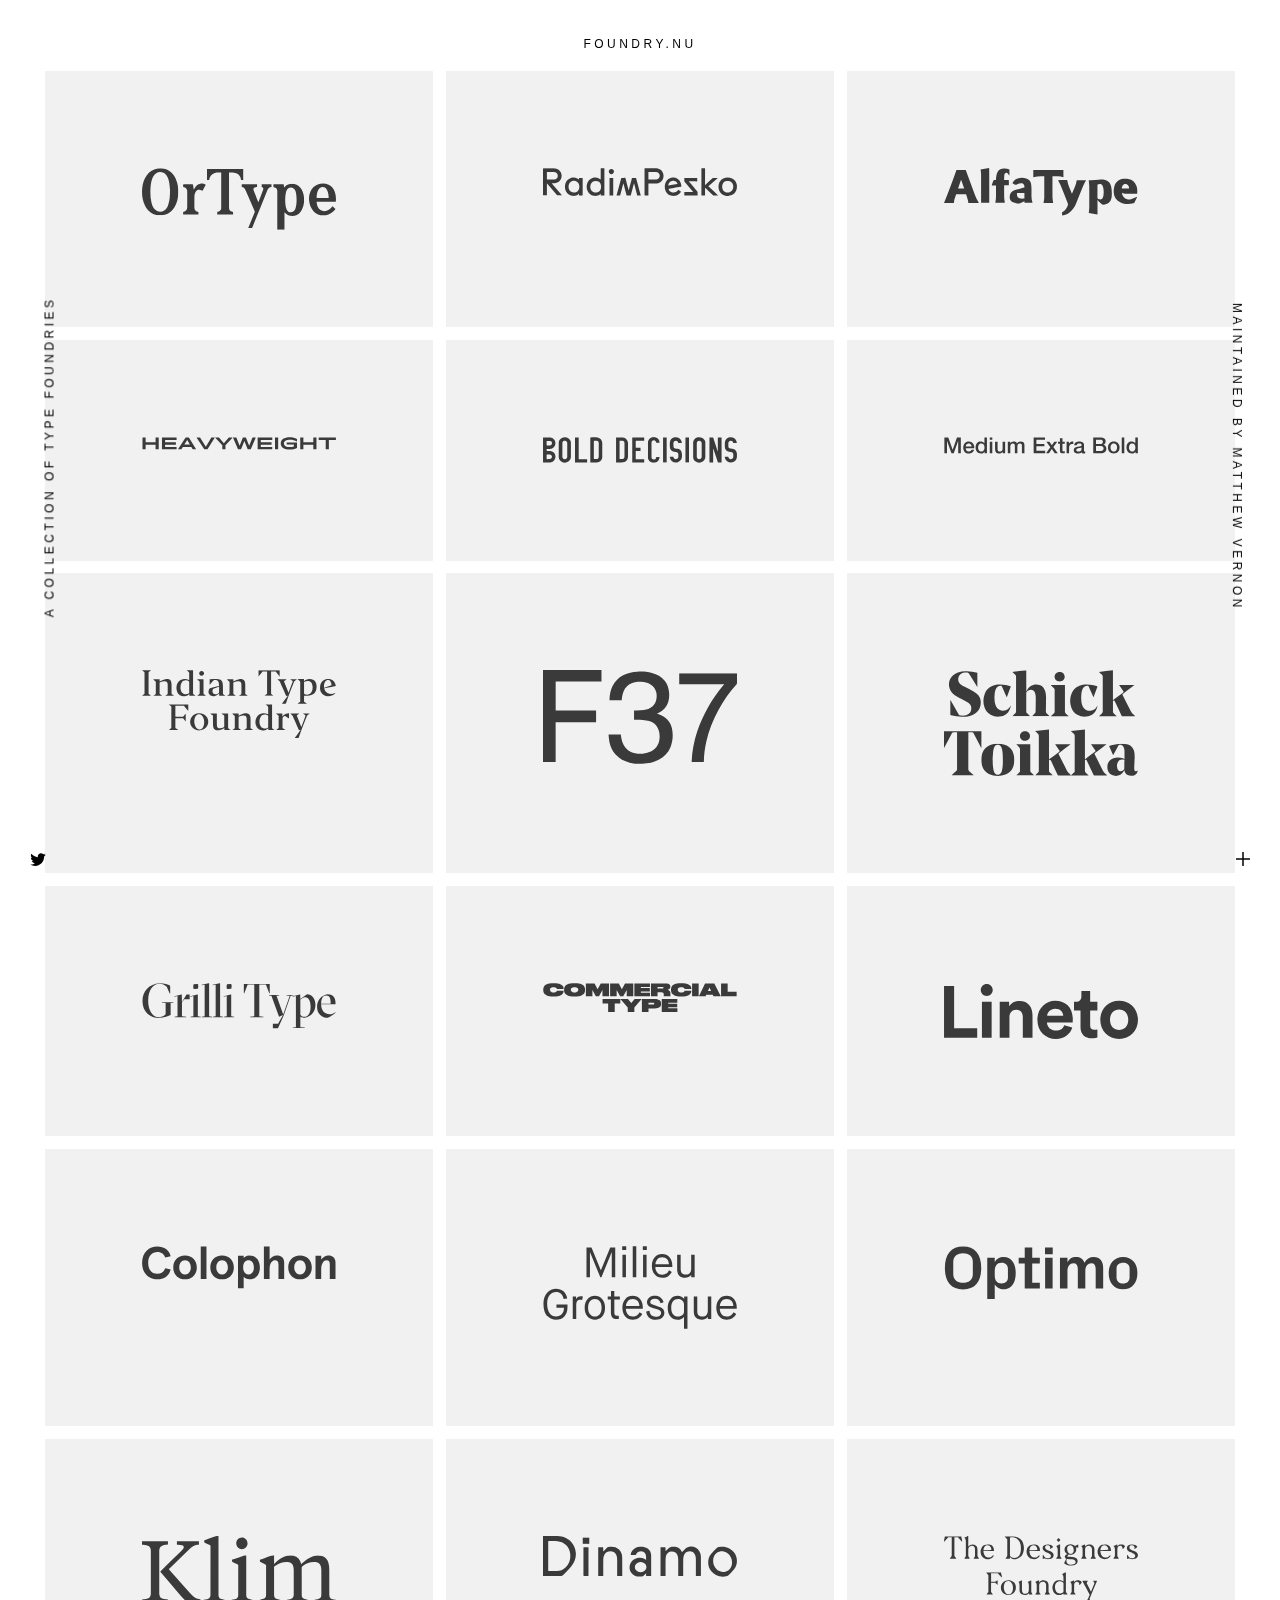
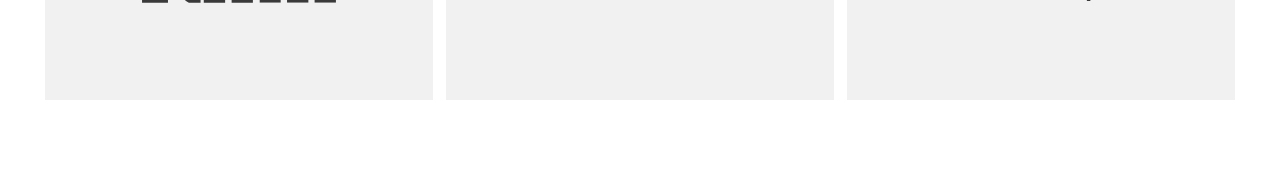
<file: index.html>
<!DOCTYPE html>
<html>
  <head>
    <title>foundry.nu ~ a collection of type foundries</title>
    <link rel="stylesheet" href="normalize.css">
    <link rel="stylesheet" href="styles.css">
    <link rel="stylesheet" href="animate.min.css">
    <link rel="shortcut icon" href="images/favicon.ico" type="image/x-icon">
    <meta name="viewport" content="width=device-width">
  </head>
  <body>
    <h1 class="site-title text-style"><a href="index.html">foundry.nu</a></h1>
    <h2 class="left text-style"><a href="about.html">A collection of type foundries</a></h2>
    <h3 class="right text-style">Maintained by <a href="http://matthewvernon.co">Matthew Vernon</a></h3>
    <a class="twitter animated fadeInUp" href="http://twitter.com/foundry_nu"><img src="images/twtr.svg"/></a>
    <a class="submit animated fadeInUp" href="mailto:hello@matthewvernon.co?subject=foundry.nu – Submission"><img src="images/plus.svg"/></a>
    <!-- GRID -->
    <section>

      <a href="http://ortype.is/" target="_blank">
        <div class="container">
        <div class"logo">
          <img class="animated fadeIn" src="images/OrType.svg" alt>
        </div>
      </div>
      </a>

      <a href="http://www.radimpesko.com/" target="_blank">
        <div class="container">
        <div class"logo">
          <img class="animated fadeIn" src="images/RadimPesko.svg" alt>
        </div>
      </div>
      </a>

      <a href="http://www.alfatypefonts.com/" target="_blank">
        <div class="container">
        <div class"logo">
          <img class="animated fadeIn" src="images/alfatype.svg" alt>
        </div>
      </div>
      </a>

      <a href="http://heavyweight.cz/" target="_blank">
        <div class="container">
        <div class"logo">
          <img class="animated fadeIn" src="images/heavyweight.svg" alt>
        </div>
      </div>
      </a>

      <a href="https://bold-decisions.biz/" target="_blank">
        <div class="container">
        <div class"logo">
          <img class="animated fadeIn" src="images/bolddecisions.svg" alt>
        </div>
      </div>
      </a>

      <a href="http://mediumextrabold.com/" target="_blank">
        <div class="container">
        <div class"logo">
          <img class="animated fadeIn" src="images/mxb.svg" alt>
        </div>
      </div>
      </a>

      <a href="https://www.indiantypefoundry.com" target="_blank">
        <div class="container">
        <div class"logo">
          <img class="animated fadeIn" src="images/indian.svg" alt>
        </div>
      </div>
      </a>

      <a href="http://www.f37foundry.com/" target="_blank">
        <div class="container">
        <div class"logo">
          <img class="animated fadeIn" src="images/f37.svg" alt>
        </div>
      </div>
      </a>

      <a href="https://www.schick-toikka.com/" target="_blank">
        <div class="container">
        <div class"logo">
          <img class="animated fadeIn" src="images/schicktoikka.svg" alt>
        </div>
      </div>
      </a>

      <a href="https://www.grillitype.com/" target="_blank">
        <div class="container">
        <div class"logo">
          <img class="animated fadeIn" src="images/gt.svg" alt>
        </div>
      </div>
      </a>

      <a href="https://commercialtype.com/" target="_blank">
        <div class="container">
        <div class"logo">
          <img class="animated fadeIn" src="images/commercial.svg" alt>
        </div>
      </div>
      </a>

      <a href="https://lineto.com/" target="_blank">
        <div class="container">
        <div class"logo">
          <img class="animated fadeIn" src="images/Lineto.svg" alt>
        </div>
      </div>
      </a>

      <a href="https://www.colophon-foundry.org/" target="_blank">
        <div class="container">
        <div class"logo">
          <img class="animated fadeIn" src="images/Colophon.svg" alt>
        </div>
      </div>
      </a>

      <a href="http://www.milieugrotesque.com/" target="_blank">
        <div class="container">
        <div class"logo">
          <img class="animated fadeIn" src="images/milieu.svg" alt>
        </div>
      </div>
      </a>

      <a href="http://optimo.ch/" target="_blank">
        <div class="container">
        <div class"logo">
          <img class="animated fadeIn" src="images/Optimo.svg" alt>
        </div>
      </div>
      </a>

      <a href="https://klim.co.nz/" target="_blank">
        <div class="container">
        <div class"logo">
          <img class="animated fadeIn" src="images/Klim.svg" alt>
        </div>
        </div>
      </a>

      <a href="http://www.abcdinamo.com/" target="_blank">
        <div class"container">
        <div class="logo">
          <img class="animated fadeIn" src="images/dinamo.svg" alt>
        </div>
      </div>
      </a>

      <a href="https://www.thedesignersfoundry.com/" target="_blank">
        <div class="container">
        <div class"logo">
          <img class="animated fadeIn" src="images/tdf.svg" alt>
        </div>
      </div>
      </a>
    </section>


    <!-- Google Analytics -->
    <script>
  (function(i,s,o,g,r,a,m){i['GoogleAnalyticsObject']=r;i[r]=i[r]||function(){
  (i[r].q=i[r].q||[]).push(arguments)},i[r].l=1*new Date();a=s.createElement(o),
  m=s.getElementsByTagName(o)[0];a.async=1;a.src=g;m.parentNode.insertBefore(a,m)
  })(window,document,'script','https://www.google-analytics.com/analytics.js','ga');

  ga('create', 'UA-92293716-1', 'auto');
  ga('send', 'pageview');

</script>
  </body>
</html>
</file>
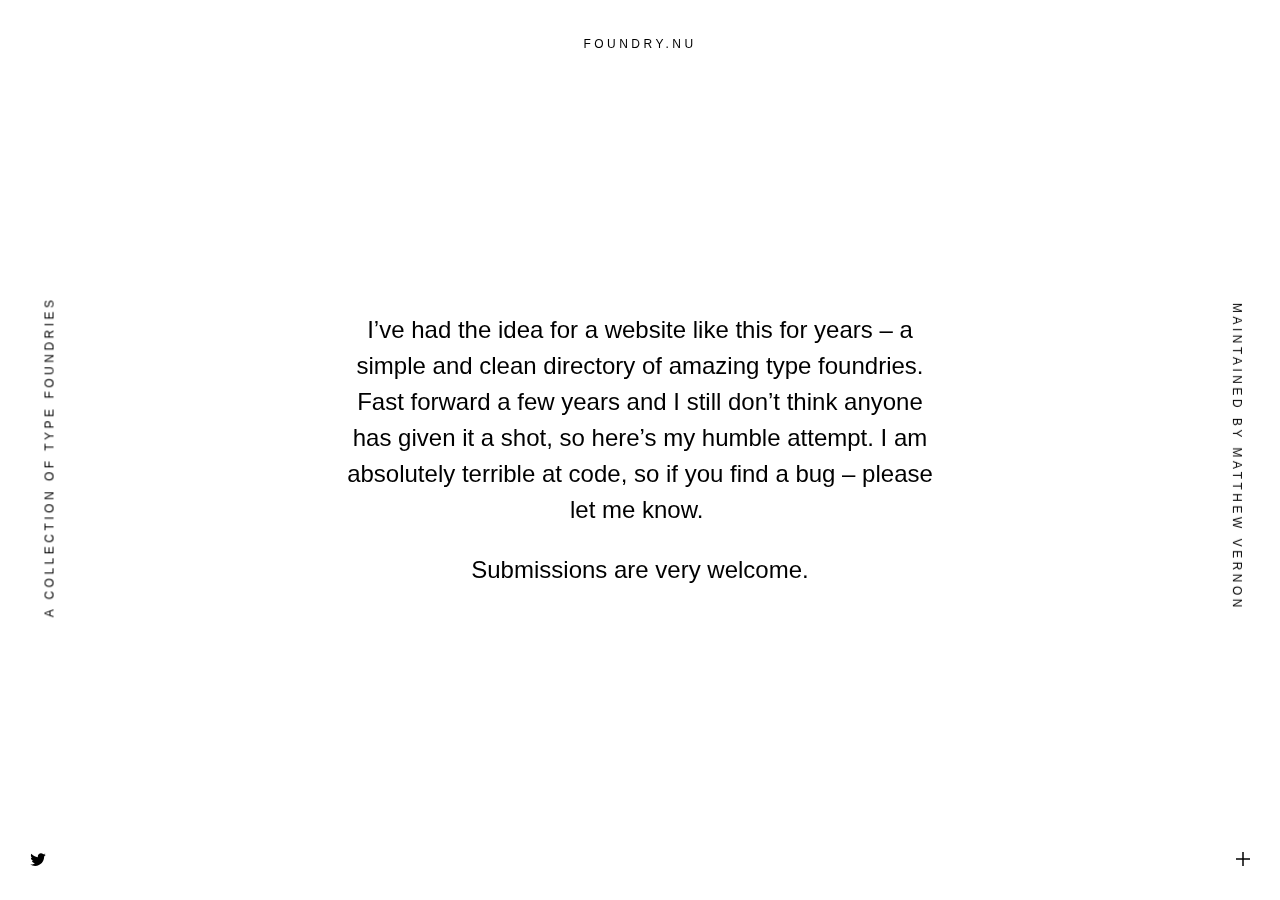
<file: about.html>
<!DOCTYPE html>
<html>
  <head>
    <title>foundry.nu ~ a collection of type foundries</title>
    <link rel="stylesheet" href="normalize.css">
    <link rel="stylesheet" href="styles.css">
    <link rel="stylesheet" href="animate.min.css">
    <link rel="shortcut icon" href="images/favicon.ico" type="image/x-icon">
    <meta name="viewport" content="width=device-width">
  </head>
  <body>
    <h1 class="site-title text-style"><a href="index.html">foundry.nu</a></h1>
    <h2 class="left text-style"><a href="about.html">A collection of type foundries</a></h2>
    <h3 class="right text-style">Maintained by <a href="http://matthewvernon.co">Matthew Vernon</a></h3>
    <a class="twitter animated fadeInUp" href="http://twitter.com/foundry_nu"><img src="images/twtr.svg"/></a>
    <a class="submit animated fadeInUp" href="mailto:hello@matthewvernon.co?subject=foundry.nu – Submission"><img src="images/plus.svg"/></a>

    <div class="about">
      <p>I’ve had the idea for a website like this for years – a simple and clean directory of amazing type foundries. Fast forward a few years and I still don’t think anyone has given it a shot, so here’s my humble attempt. I am absolutely terrible at code, so if you find a bug – please let me know. </p>
      <p><a href="mailto:hello@matthewvernon.co?subject=foundry.nu – Submission">Submissions</a> are very welcome.</p>
    </div>

    <!-- Google Analytics -->
    <script>
  (function(i,s,o,g,r,a,m){i['GoogleAnalyticsObject']=r;i[r]=i[r]||function(){
  (i[r].q=i[r].q||[]).push(arguments)},i[r].l=1*new Date();a=s.createElement(o),
  m=s.getElementsByTagName(o)[0];a.async=1;a.src=g;m.parentNode.insertBefore(a,m)
  })(window,document,'script','https://www.google-analytics.com/analytics.js','ga');

  ga('create', 'UA-92293716-1', 'auto');
  ga('send', 'pageview');

</script>
  </body>
</html>
</file>
<file: styles.css>
* {
  box-sizing: border-box; }

.text-style {
  font-family: 'Helvetica Neue', Helvetica, Arial, sans-serif;
  font-size: 12px;
  color: #000000;
  letter-spacing: 3.5px;
  font-weight: 400;
  text-transform: uppercase;
  text-align: center; }

a {
  text-decoration: none;
  color: black;
  transition: 0.2s; }

a:hover {
  color: blue; }

.site-title {
  position: fixed;
  top: 30px;
  left: 50%;
  width: 200px;
  margin-left: -100px; }

.left {
  transform: rotate(-90deg);
  position: fixed;
  left: -110px;
  top: 50%;
  margin: 0; }

.right {
  transform: rotate(90deg);
  position: fixed;
  right: -110px;
  top: 50%;
  margin: 0; }

.twitter {
  position: fixed;
  bottom: 30px;
  left: 30px; }

.submit {
  position: fixed;
  bottom: 30px;
  right: 30px; }

.about {
  max-width: 900px;
  margin: 0 auto;
  text-align: center;
  padding: 0 20px 0 20px;
  font-size: 24px;
  letter-spacing: 0.33;
  line-height: 36px;
  position: fixed;
  top: 50%;
  left: 50%;
  transform: translate(-50%, -50%); }

section {
  max-width: 94%;
  margin: 65px auto;
  font-size: 0;
  display: -ms-flexbox;
  -ms-flex-wrap: wrap;
  -ms-flex-direction: column;
  -webkit-flex-flow: row wrap;
  flex-flow: row wrap;
  display: -webkit-box;
  display: flex; }

section a {
  -webkit-box-flex: auto;
  -ms-flex: auto;
  flex: auto;
  width: 30%;
  margin: .5vw;
  background: #F1F1F1;
  transition: 0.5s;
  vertical-align: middle; }

section a:hover {
  background: #E2E2E2; }

section a div img {
  padding: 25%;
  margin: auto;
  display: block;
  width: 100%; }

@media only screen and (max-width: 1224px) {
  .left {
    left: -130px; }

  .right {
    right: -130px; }

  .site-title {
    top: 20px; }

  section {
    max-width: 90%; }

  section a {
    width: 40%; }

  .about {
    font-size: 16px;
    line-height: 22px;
    padding: 0; } }
@media only screen and (max-width: 600px) {
  .left,
  .right {
    display: none; }

  section a {
    width: 100%; } }

/*# sourceMappingURL=styles.css.map */
</file>
